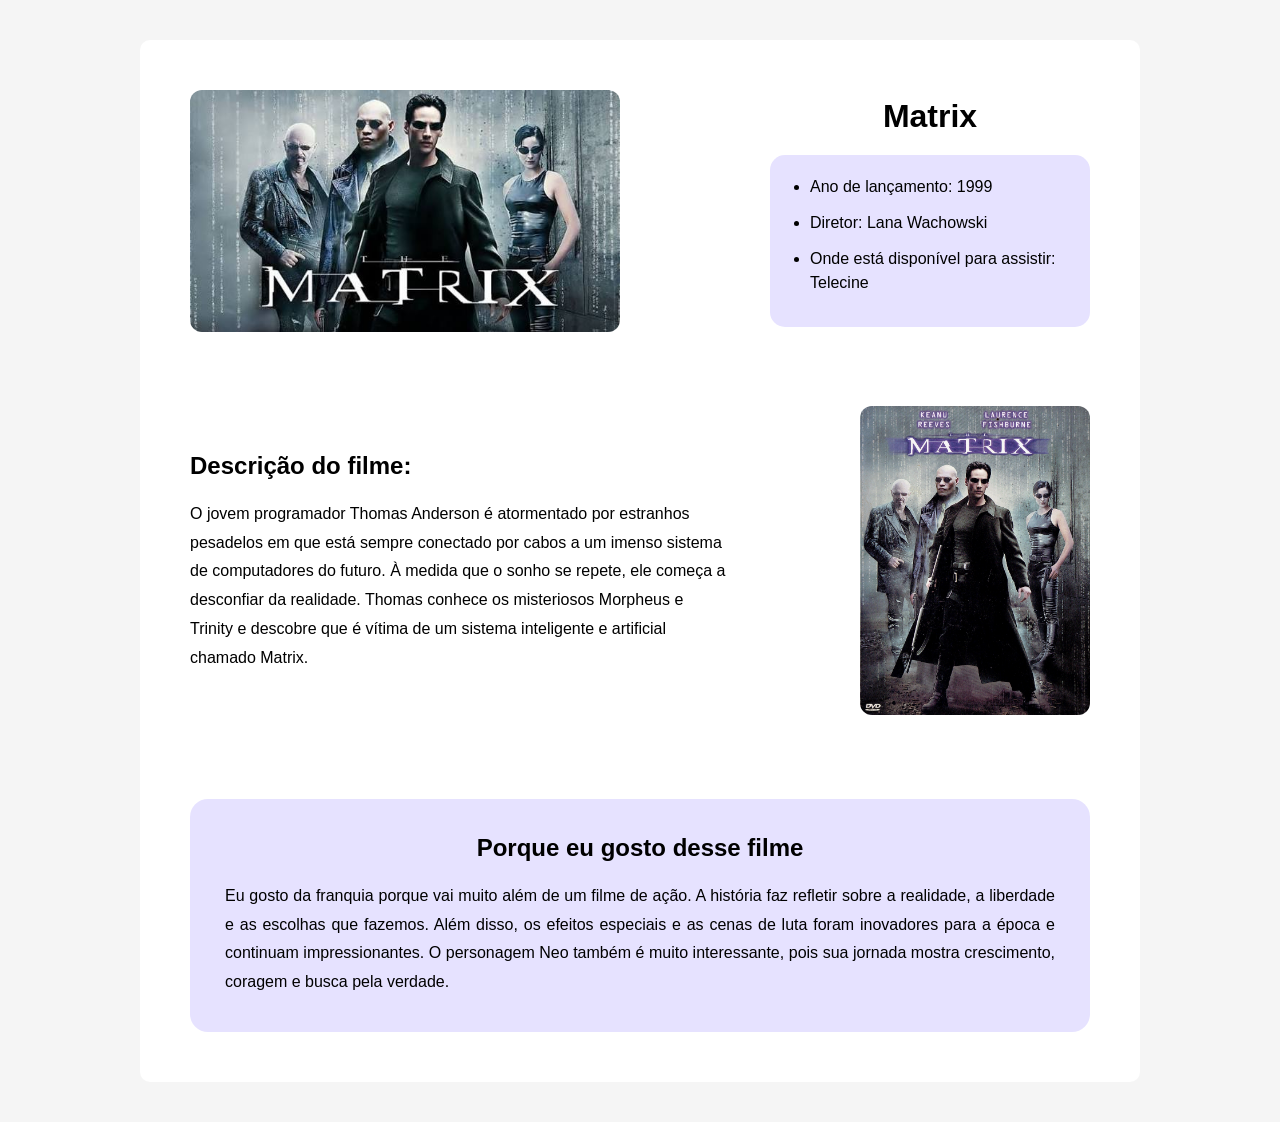
<file: pagina-mariana.html>
<!DOCTYPE html>
<html lang="pt-BR">
    <meta charset="UTF-8">
    <meta name="viewport" content="width=device-width, initial-scale=1.0">
    <title>Matrix</title>

    <link rel="stylesheet" href="pagina-mariana.css">
</head>
<body>

    <div class="container">

        <!-- Topo -->
        <section class="topo">

            <div class="imagem-principal">
                <img src="img/matrix-poster.jpg" alt="Matrix">
            </div>

            <div class="info-filme">
                <h1>Matrix</h1>

                <div class="card-info">
                    <ul>
                        <li>Ano de lançamento: 1999</li>
                        <li>Diretor: Lana Wachowski</li>
                        <li>Onde está disponível para assistir: Telecine</li>
                    </ul>
                </div>
            </div>

        </section>

        <!-- Descrição -->
        <section class="descricao">

            <div class="texto-descricao">
                <h2>Descrição do filme:</h2>

                <p>
                    O jovem programador Thomas Anderson é atormentado por
                    estranhos pesadelos em que está sempre conectado por cabos
                    a um imenso sistema de computadores do futuro.
                    À medida que o sonho se repete, ele começa a desconfiar
                    da realidade. Thomas conhece os misteriosos Morpheus e
                    Trinity e descobre que é vítima de um sistema inteligente
                    e artificial chamado Matrix.
                </p>
            </div>

            <div class="poster">
                <img src="img/matrix-banner.jpg" alt="Poster Matrix">
            </div>

        </section>

        <!-- Porque gosto -->
        <section class="gosto">

            <h2>Porque eu gosto desse filme</h2>

            <p>
                Eu gosto da franquia porque vai muito além de um filme de ação.
                A história faz refletir sobre a realidade, a liberdade e as
                escolhas que fazemos. Além disso, os efeitos especiais e as
                cenas de luta foram inovadores para a época e continuam
                impressionantes. O personagem Neo também é muito interessante,
                pois sua jornada mostra crescimento, coragem e busca pela
                verdade.
            </p>

        </section>

    </div>

</body>
</html>
</file>
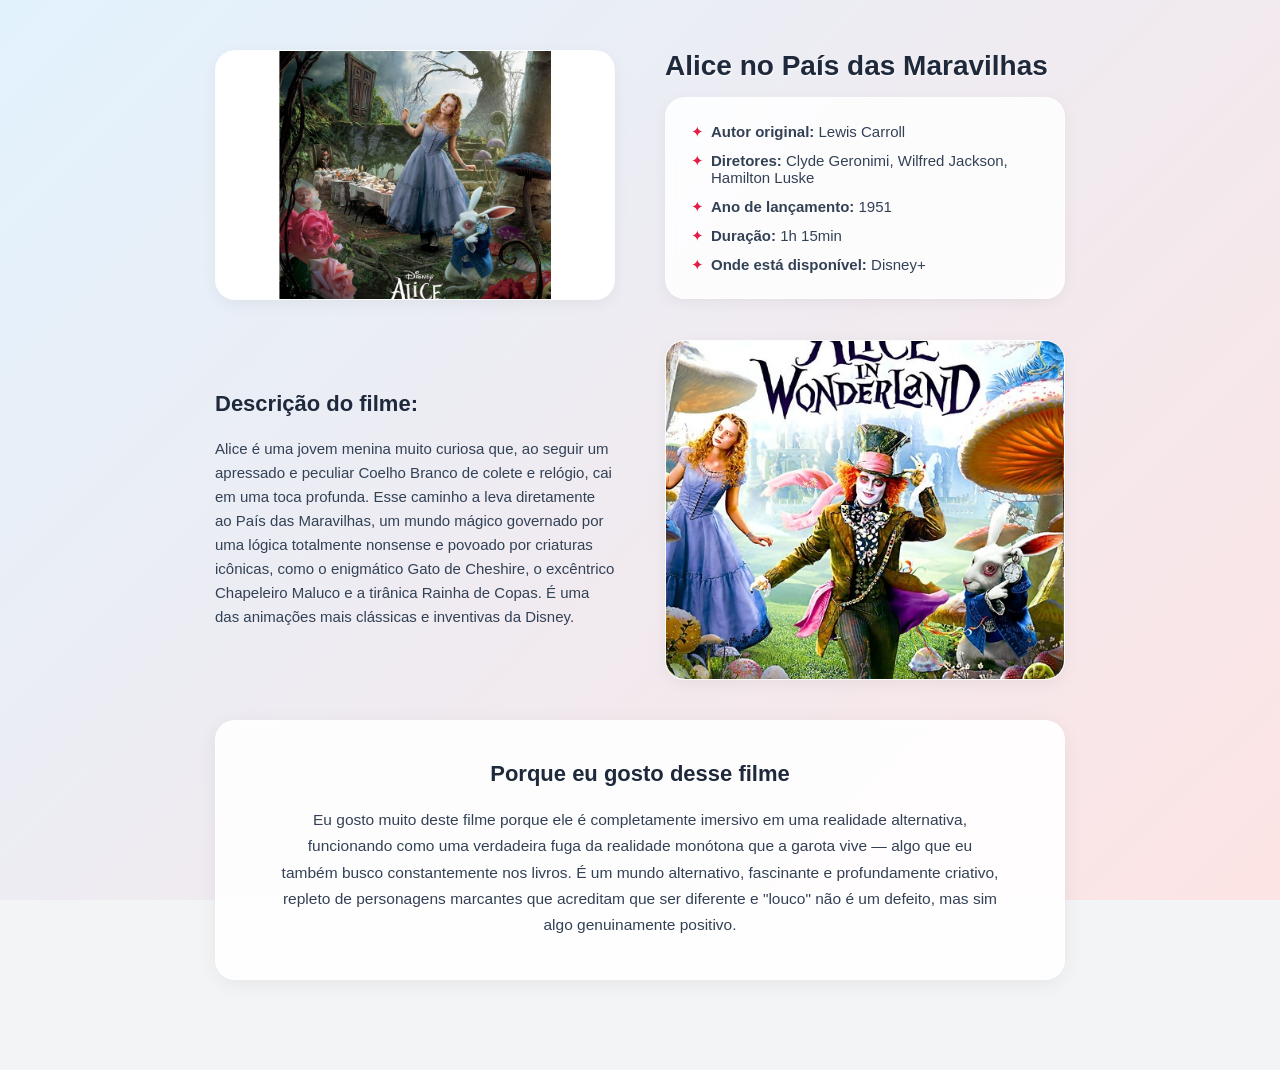
<file: pagina-mayte/pagina-mayte.html>
<!DOCTYPE html>
<html lang="pt-BR">
<head>
    <meta charset="UTF-8">
    <meta name="viewport" content="width=device-width, initial-scale=1.0">
    <title>Alice no País das Maravilhas - Edição Temática</title>
    <style>
        * {
            box-sizing: border-box;
        }
        body {
            /* Fundo tematizado com gradiente translúcido mesclando azul claro (vestido da Alice) e vermelho/rosa chá (Rainha de Copas / Gato de Cheshire) */
            background: linear-gradient(135deg, rgba(224, 242, 254, 0.9) 0%, rgba(254, 226, 226, 0.9) 100%), #f3f4f6;
            background-attachment: fixed;
            font-family: 'Segoe UI', Roboto, Helvetica, Arial, sans-serif;
            margin: 0;
            padding: 50px 20px;
            color: #2c3e50;
        }
        .container {
            max-width: 850px;
            margin: 0 auto;
        }
        
        /* Estrutura base baseada no molde da imagem */
        .row {
            display: table;
            width: 100%;
            table-layout: fixed;
            margin-bottom: 40px;
        }
        .col {
            display: table-cell;
            vertical-align: top;
        }
        .col-half {
            width: 50%;
        }
        
        /* Espaçamentos internos */
        .pad-right { padding-right: 25px; }
        .pad-left { padding-left: 25px; }
        
        /* Cartões Brancos Translúcidos para deixar o fundo aparecer sutilmente */
        .card {
            background-color: rgba(255, 255, 255, 0.85);
            border-radius: 20px;
            padding: 25px;
            box-shadow: 0 4px 15px rgba(0, 0, 0, 0.05);
            backdrop-filter: blur(5px);
            border: 1px solid rgba(255, 255, 255, 0.5);
        }
        
        /* Contêineres de Imagem dos Posteres */
        .poster-container {
            background-color: rgba(255, 255, 255, 0.7);
            border-radius: 20px;
            height: 250px;
            width: 100%;
            box-shadow: 0 4px 15px rgba(0, 0, 0, 0.05);
            overflow: hidden;
            border: 1px solid rgba(255, 255, 255, 0.5);
        }
        .poster-container-large {
            background-color: rgba(255, 255, 255, 0.7);
            border-radius: 20px;
            height: 340px;
            width: 100%;
            box-shadow: 0 4px 15px rgba(0, 0, 0, 0.05);
            overflow: hidden;
            border: 1px solid rgba(255, 255, 255, 0.5);
        }
        .poster-img {
            width: 100%;
            height: 100%;
            object-fit: cover;
            display: block;
        }
        
        /* Tipografia e Títulos */
        .movie-title {
            font-size: 28px;
            font-weight: 700;
            margin-top: 0;
            margin-bottom: 15px;
            color: #1e293b;
            text-shadow: 1px 1px 2px rgba(255, 255, 255, 0.8);
        }
        
        .info-list {
            list-style-type: none;
            padding: 0;
            margin: 0;
        }
        .info-list li {
            font-size: 15px;
            margin-bottom: 12px;
            position: relative;
            padding-left: 20px;
            color: #334155;
        }
        /* Marcador customizado em tom vermelho/coral clássico */
        .info-list li::before {
            content: "✦";
            position: absolute;
            left: 0;
            color: #e11d48;
        }
        .info-list li:last-child {
            margin-bottom: 0;
        }
        
        .section-title {
            font-size: 22px;
            font-weight: 700;
            margin-top: 0;
            margin-bottom: 20px;
            color: #1e293b;
        }
        
        .description-text {
            font-size: 15px;
            line-height: 1.6;
            color: #334155;
            margin: 0;
        }
        
        /* Bloco de Opinião Pessoal Centralizado */
        .bottom-card {
            background-color: rgba(255, 255, 255, 0.9);
            border-radius: 20px;
            padding: 40px 35px;
            text-align: center;
            box-shadow: 0 4px 20px rgba(0, 0, 0, 0.06);
            backdrop-filter: blur(5px);
            border: 1px solid rgba(255, 255, 255, 0.6);
        }
        .bottom-card h2 {
            font-size: 22px;
            font-weight: 700;
            margin-top: 0;
            margin-bottom: 20px;
            color: #1e293b;
        }
        .bottom-card p {
            font-size: 15.5px;
            line-height: 1.7;
            color: #334155;
            margin: 0 auto;
            max-width: 720px;
        }
    </style>
</head>
<body>

    <div class="container">
        
        <!-- Primeira Linha: Primeiro Poster e Informações Principais -->
        <div class="row">
            <div class="col col-half">
                <div class="pad-right">
                    <div class="poster-container">
                        <img src="poster.jpg" alt="Poster de Alice no País das Maravilhas" class="poster-img">
                    </div>
                </div>
            </div>
            <div class="col col-half">
                <div class="pad-left">
                    <h1 class="movie-title">Alice no País das Maravilhas</h1>
                    <div class="card">
                        <ul class="info-list">
                            <li><strong>Autor original:</strong> Lewis Carroll</li>
                            <li><strong>Diretores:</strong> Clyde Geronimi, Wilfred Jackson, Hamilton Luske</li>
                            <li><strong>Ano de lançamento:</strong> 1951</li>
                            <li><strong>Duração:</strong> 1h 15min</li>
                            <li><strong>Onde está disponível:</strong> Disney+</li>
                        </ul>
                    </div>
                </div>
            </div>
        </div>
        
        <!-- Segunda Linha: Descrição e Segundo Poster -->
        <div class="row" style="margin-top: 20px;">
            <div class="col col-half" style="vertical-align: middle;">
                <div class="pad-right">
                    <h2 class="section-title">Descrição do filme:</h2>
                    <p class="description-text">
                        Alice é uma jovem menina muito curiosa que, ao seguir um apressado e peculiar Coelho Branco de colete e relógio, cai em uma toca profunda. Esse caminho a leva diretamente ao País das Maravilhas, um mundo mágico governado por uma lógica totalmente nonsense e povoado por criaturas icônicas, como o enigmático Gato de Cheshire, o excêntrico Chapeleiro Maluco e a tirânica Rainha de Copas. É uma das animações mais clássicas e inventivas da Disney.
                    </p>
                </div>
            </div>
            <div class="col col-half">
                <div class="pad-left">
                    <div class="poster-container-large">
                        <img src="poster2.jpg" alt="Segundo Poster de Alice no País das Maravilhas" class="poster-img">
                    </div>
                </div>
            </div>
        </div>
        
        <!-- Terceira Linha: Opinião Pessoal Revisada e Corrigida -->
        <div class="row" style="margin-top: 20px;">
            <div class="col" style="width: 100%;">
                <div class="bottom-card">
                    <h2>Porque eu gosto desse filme</h2>
                    <p>
                        Eu gosto muito deste filme porque ele é completamente imersivo em uma realidade alternativa, funcionando como uma verdadeira fuga da realidade monótona que a garota vive — algo que eu também busco constantemente nos livros. É um mundo alternativo, fascinante e profundamente criativo, repleto de personagens marcantes que acreditam que ser diferente e "louco" não é um defeito, mas sim algo genuinamente positivo.
                    </p>
                </div>
            </div>
        </div>
        
    </div>

</body>
</html>
</file>
<file: pagina-mariana.css>
*{
    margin:0;
    padding:0;
    box-sizing:border-box;
    font-family: Arial, Helvetica, sans-serif;
}

body{
    background:#f5f5f5;
    display:flex;
    justify-content:center;
    padding:40px;
}

.container{
    width:1000px;
    background:white;
    padding:50px;
    border-radius:10px;
}

/* TOPO */

.topo{
    display:flex;
    justify-content:space-between;
    align-items:center;
    margin-bottom:70px;
}

.imagem-principal img{
    width:430px;
    border-radius:12px;
}

.info-filme{
    width:320px;
    text-align:center;
}

.info-filme h1{
    margin-bottom:20px;
    font-size:2rem;
}

.card-info{
    background:#e6e2ff;
    padding:20px;
    border-radius:15px;
    text-align:left;
}

.card-info ul{
    padding-left:20px;
}

.card-info li{
    margin-bottom:12px;
    line-height:1.5;
}

/* DESCRIÇÃO */

.descricao{
    display:flex;
    justify-content:space-between;
    align-items:center;
    margin-bottom:80px;
}

.texto-descricao{
    width:60%;
}

.texto-descricao h2{
    margin-bottom:20px;
}

.texto-descricao p{
    line-height:1.8;
}

.poster img{
    width:230px;
    border-radius:12px;
}

/* GOSTO */

.gosto{
    background:#e6e2ff;
    border-radius:18px;
    padding:35px;
}

.gosto h2{
    text-align:center;
    margin-bottom:20px;
}

.gosto p{
    line-height:1.8;
    text-align:justify;
}
</file>
